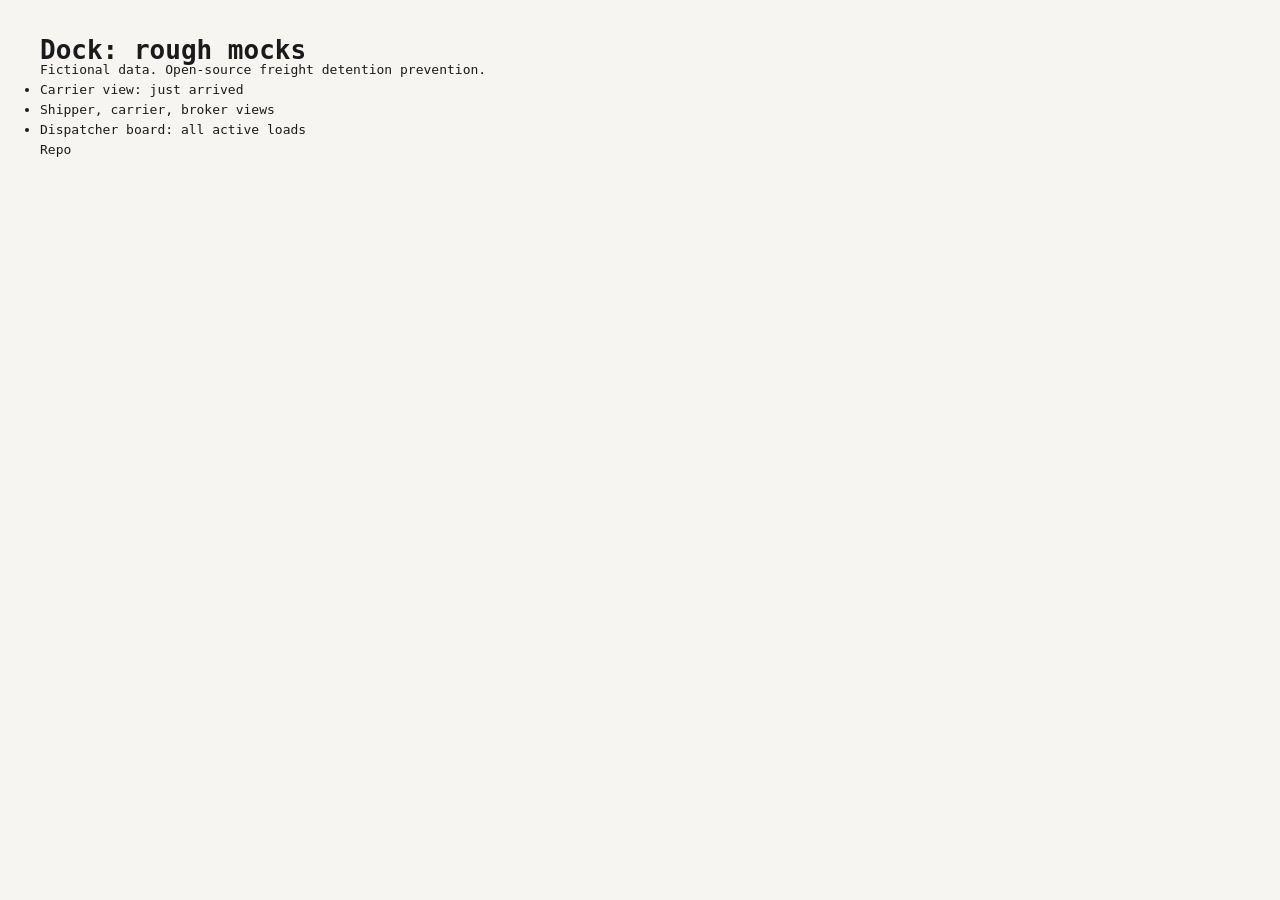
<file: site/index.html>
<!doctype html><html><head><meta charset="utf-8"><title>Dock mocks</title><link rel="stylesheet" href="base.css"></head>
<body style="padding:40px;font-family:monospace"><h1>Dock: rough mocks</h1><p>Fictional data. Open-source freight detention prevention.</p>
<ul><li><a href="01-carrier-just-arrived.html">Carrier view: just arrived</a></li><li><a href="02-three-views.html">Shipper, carrier, broker views</a></li><li><a href="03-dispatcher-board.html">Dispatcher board: all active loads</a></li></ul>
<p><a href="https://github.com/Provisional9448/dock">Repo</a></p></body></html>
</file>
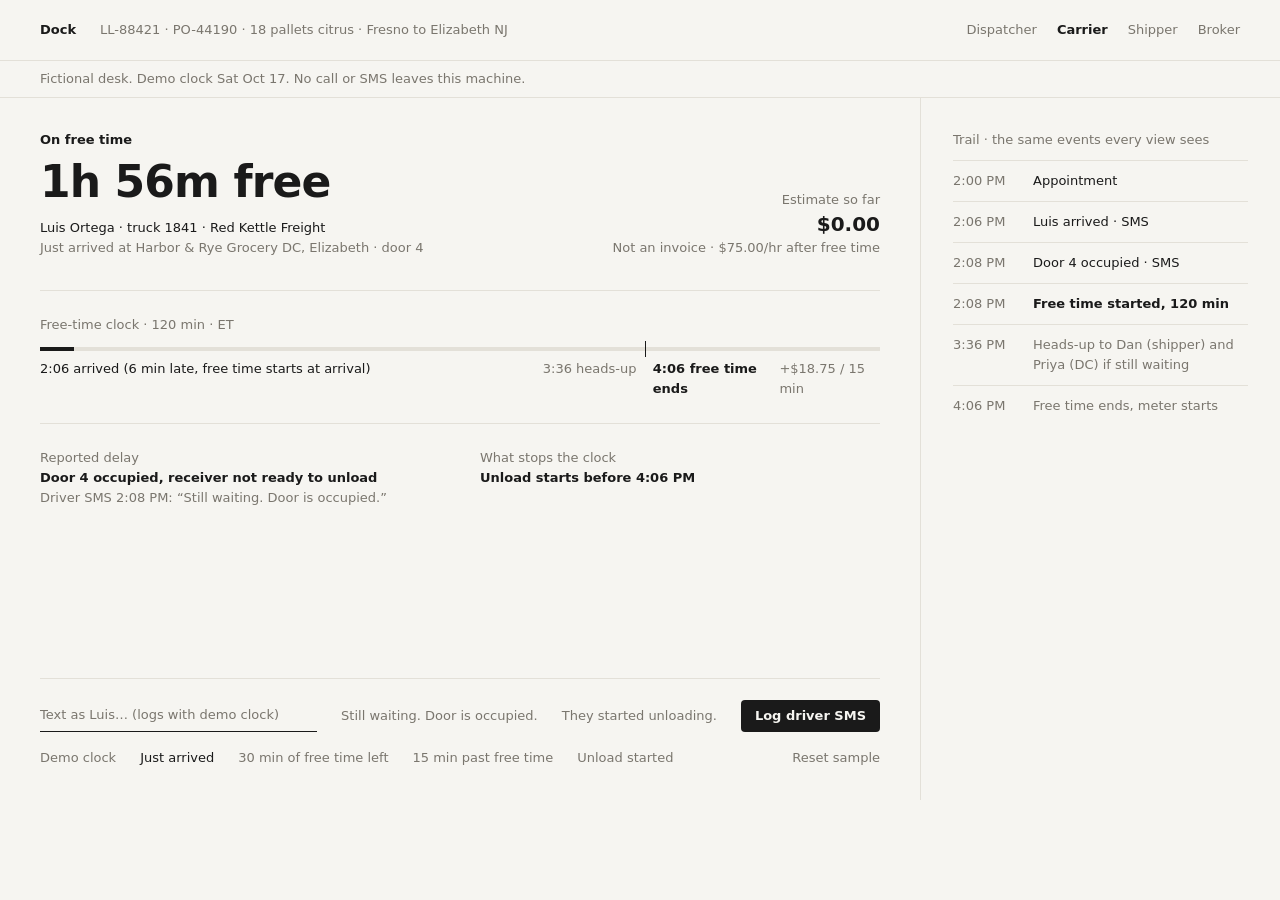
<file: site/01-carrier-just-arrived.html>
<!doctype html><html><head><meta charset="utf-8"><title>Dock · carrier</title><link rel="stylesheet" href="base.css"><style>
body{width:1280px;height:800px;overflow:hidden;display:flex;flex-direction:column}
.wrap{flex:1;display:grid;grid-template-columns:1fr 360px;min-height:0}
.main{padding:32px 40px;display:flex;flex-direction:column}
.side{border-left:1px solid var(--line);padding:32px 32px}
.row2{display:grid;grid-template-columns:1fr 1fr;column-gap:40px}
.blk{padding:24px 0}
.track{position:relative;height:4px;background:var(--line);margin:12px 0 8px}
.track i{position:absolute;left:0;top:0;bottom:0;width:4%;background:var(--ink)}
.track b{position:absolute;left:72%;top:-6px;width:1px;height:16px;background:var(--ink)}
.track u{position:absolute;left:72%;right:0;top:0;bottom:0;background:#EBCFCB}
.scale{display:grid;grid-template-columns:72% 1fr}
.ev{display:grid;grid-template-columns:64px 1fr;column-gap:16px;padding:10px 0;border-top:1px solid var(--line)}
.ev.future{color:var(--mute)}
.input{flex:1;border-bottom:1px solid var(--ink);padding:6px 0;color:var(--mute)}
</style></head><body>
<div class="top"><span class="p">Dock</span><span class="t">LL-88421 · PO-44190 · 18 pallets citrus · Fresno to Elizabeth NJ</span><span class="grow"></span>
<div class="tabs"><span>Dispatcher</span><span class="on">Carrier</span><span>Shipper</span><span>Broker</span></div></div>
<div class="note">Fictional desk. Demo clock Sat Oct 17. No call or SMS leaves this machine.</div>
<div class="wrap"><div class="main">
 <div class="row2">
  <div><div class="p">On free time</div><div class="xl" style="margin-top:8px">1h 56m free</div>
   <div class="s" style="margin-top:12px">Luis Ortega · truck 1841 · Red Kettle Freight</div>
   <div class="t">Just arrived at Harbor &amp; Rye Grocery DC, Elizabeth · door 4</div></div>
  <div style="text-align:right;align-self:end"><div class="t">Estimate so far</div><div class="l">$0.00</div><div class="t">Not an invoice · $75.00/hr after free time</div></div>
 </div>

 <div class="blk hair" style="margin-top:32px">
  <div class="t">Free-time clock · 120 min · ET</div>
  <div class="track"><i></i><b></b></div>
  <div class="scale"><div style="display:flex;justify-content:space-between"><span class="s">2:06 arrived (6 min late, free time starts at arrival)</span><span class="t">3:36 heads-up&nbsp;&nbsp;</span></div>
   <div style="display:flex;justify-content:space-between;padding-left:8px"><span class="p">4:06 free time ends</span><span class="t">+$18.75 / 15 min</span></div></div>
 </div>

 <div class="blk hair row2">
  <div><div class="t">Reported delay</div><div class="p">Door 4 occupied, receiver not ready to unload</div><div class="t">Driver SMS 2:08 PM: “Still waiting. Door is occupied.”</div></div>
  <div><div class="t">What stops the clock</div><div class="p">Unload starts before 4:06 PM</div></div>
 </div>

 <div style="margin-top:auto" class="hair">
  <div style="display:flex;gap:24px;align-items:center;padding-top:20px">
   <div class="input">Text as Luis… (logs with demo clock)</div>
   <span class="lnk">Still waiting. Door is occupied.</span><span class="lnk">They started unloading.</span><span class="btn">Log driver SMS</span></div>
  <div style="display:flex;gap:24px;padding-top:16px"><span class="t">Demo clock</span><span class="s">Just arrived</span><span class="t">30 min of free time left</span><span class="t">15 min past free time</span><span class="t">Unload started</span><span style="flex:1"></span><span class="t">Reset sample</span></div>
 </div>
</div>
<div class="side">
 <div class="t" style="padding-bottom:10px">Trail · the same events every view sees</div>
 <div class="ev"><span class="t">2:00 PM</span><span>Appointment</span></div>
 <div class="ev"><span class="t">2:06 PM</span><span>Luis arrived · SMS</span></div>
 <div class="ev"><span class="t">2:08 PM</span><span>Door 4 occupied · SMS</span></div>
 <div class="ev"><span class="t">2:08 PM</span><span class="p">Free time started, 120 min</span></div>
 <div class="ev future"><span>3:36 PM</span><span>Heads-up to Dan (shipper) and Priya (DC) if still waiting</span></div>
 <div class="ev future"><span>4:06 PM</span><span>Free time ends, meter starts</span></div>
</div></div></body></html>
</file>
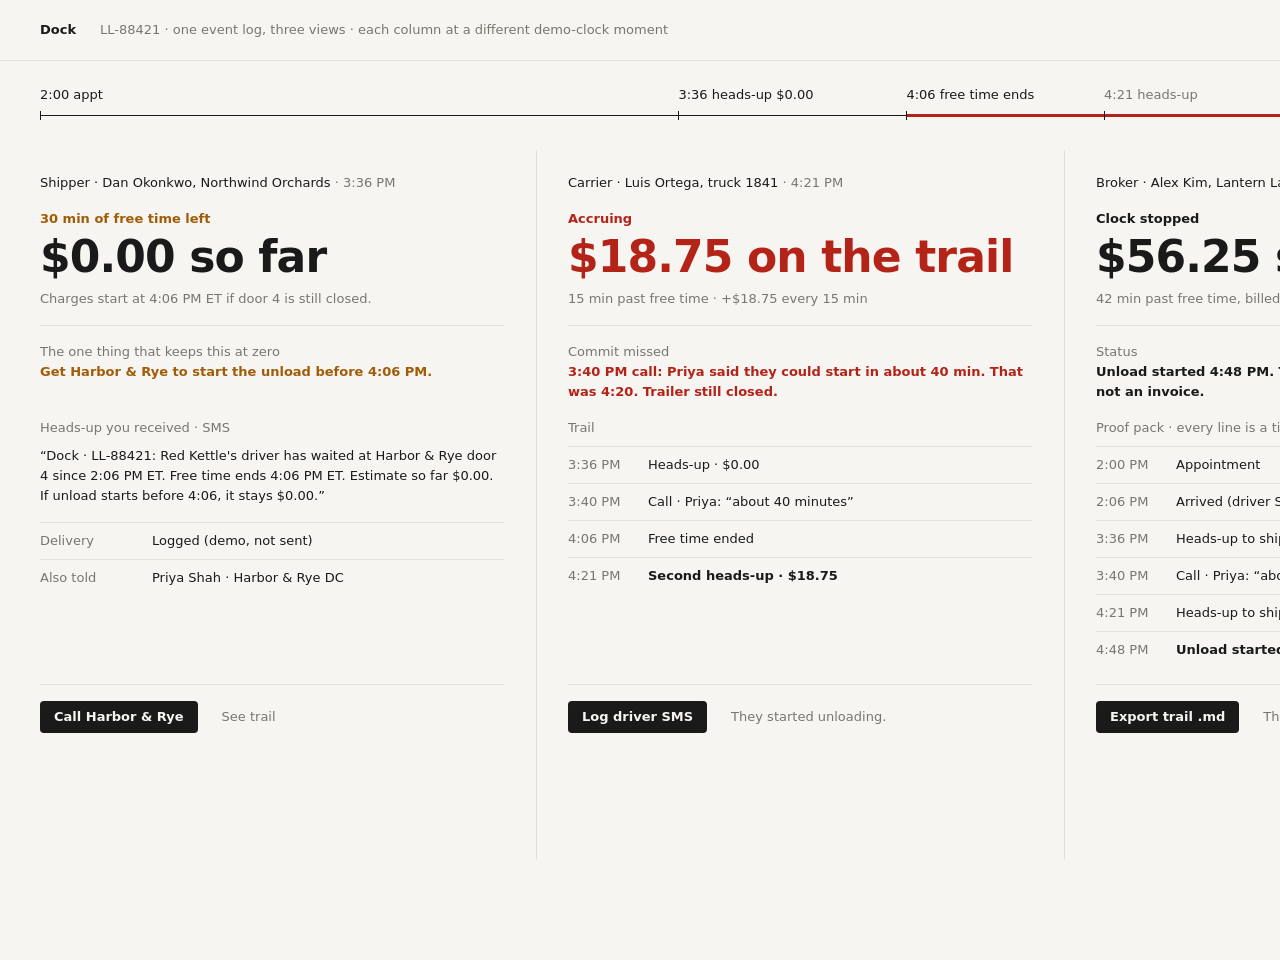
<file: site/02-three-views.html>
<!doctype html><html><head><meta charset="utf-8"><title>Dock · three views</title><link rel="stylesheet" href="base.css"><style>
body{width:1600px;height:960px;overflow:hidden}
.rail{position:relative;height:64px;margin:24px 40px 0}
.rail .ln{position:absolute;left:0;right:0;top:30px;height:1px;background:var(--ink)}
.rail .pay{position:absolute;left:57%;right:0;top:29px;height:3px;background:var(--red)}
.m{position:absolute;top:0;white-space:nowrap}
.m.lo{top:38px}
.m::after{content:"";position:absolute;left:0;top:26px;width:1px;height:9px;background:var(--ink)}
.m.lo::after{top:-12px}
.g{display:grid;grid-template-columns:repeat(3,1fr);column-gap:64px;padding:24px 40px 0}
.g>div{min-width:0}
.cell{padding-bottom:16px}
.list .r{display:grid;grid-template-columns:64px 1fr;column-gap:16px;padding:8px 0;border-top:1px solid var(--line)}
.kv{display:grid;grid-template-columns:96px 1fr;column-gap:16px;padding:8px 0;border-top:1px solid var(--line)}
.vline{position:absolute;top:150px;bottom:40px;width:1px;background:var(--line)}
</style></head><body>
<div class="top"><span class="p">Dock</span><span class="t">LL-88421 · one event log, three views · each column at a different demo-clock moment</span><span class="grow"></span><span class="t">Fictional data</span></div>
<div class="rail"><div class="ln"></div><div class="pay"></div>
 <span class="m s" style="left:0">2:00 appt</span>
 <span class="m s" style="left:42%">3:36 heads-up $0.00</span>
 <span class="m s" style="left:57%">4:06 free time ends</span>
 <span class="m t" style="left:70%">4:21 heads-up</span>
 <span class="m s" style="left:90%">4:48 unload started</span>
</div>
<div class="g">
 <!-- row: who -->
 <div class="cell"><span class="s">Shipper · Dan Okonkwo, Northwind Orchards</span> <span class="t">· 3:36 PM</span></div>
 <div class="cell"><span class="s">Carrier · Luis Ortega, truck 1841</span> <span class="t">· 4:21 PM</span></div>
 <div class="cell"><span class="s">Broker · Alex Kim, Lantern Lane</span> <span class="t">· 4:48 PM</span></div>
 <!-- row: status -->
 <div class="p amber">30 min of free time left</div>
 <div class="p red">Accruing</div>
 <div class="p">Clock stopped</div>
 <!-- row: headline -->
 <div class="xl" style="padding-top:4px">$0.00 so far</div>
 <div class="xl red" style="padding-top:4px">$18.75 on the trail</div>
 <div class="xl" style="padding-top:4px">$56.25 supported</div>
 <!-- row: sub -->
 <div class="t cell" style="padding-top:8px">Charges start at 4:06 PM ET if door 4 is still closed.</div>
 <div class="t cell" style="padding-top:8px">15 min past free time · +$18.75 every 15 min</div>
 <div class="t cell" style="padding-top:8px">42 min past free time, billed as 45 · 45 / 60 × $75.00 = $56.25</div>
 <!-- row: key note -->
 <div class="cell hair" style="padding-top:16px"><div class="t">The one thing that keeps this at zero</div><div class="p amber">Get Harbor &amp; Rye to start the unload before 4:06 PM.</div></div>
 <div class="cell hair" style="padding-top:16px"><div class="t">Commit missed</div><div class="p red">3:40 PM call: Priya said they could start in about 40 min. That was 4:20. Trailer still closed.</div></div>
 <div class="cell hair" style="padding-top:16px"><div class="t">Status</div><div class="p">Unload started 4:48 PM. The trail below is the proof. This is not an invoice.</div></div>
 <!-- row: list -->
 <div class="cell"><div class="t" style="padding-bottom:8px">Heads-up you received · SMS</div>
  <div class="s" style="padding-bottom:16px">“Dock · LL-88421: Red Kettle's driver has waited at Harbor &amp; Rye door 4 since 2:06 PM ET. Free time ends 4:06 PM ET. Estimate so far $0.00. If unload starts before 4:06, it stays $0.00.”</div>
  <div class="kv"><span class="t">Delivery</span><span class="s">Logged (demo, not sent)</span></div>
  <div class="kv"><span class="t">Also told</span><span class="s">Priya Shah · Harbor &amp; Rye DC</span></div></div>
 <div class="cell list"><div class="t" style="padding-bottom:8px">Trail</div>
  <div class="r"><span class="t">3:36 PM</span><span class="s">Heads-up · $0.00</span></div>
  <div class="r"><span class="t">3:40 PM</span><span class="s">Call · Priya: “about 40 minutes”</span></div>
  <div class="r"><span class="t">4:06 PM</span><span class="s">Free time ended</span></div>
  <div class="r"><span class="t">4:21 PM</span><span class="p">Second heads-up · $18.75</span></div></div>
 <div class="cell list"><div class="t" style="padding-bottom:8px">Proof pack · every line is a timestamped event</div>
  <div class="r"><span class="t">2:00 PM</span><span class="s">Appointment</span></div>
  <div class="r"><span class="t">2:06 PM</span><span class="s">Arrived (driver SMS)</span></div>
  <div class="r"><span class="t">3:36 PM</span><span class="s">Heads-up to shipper and DC · $0.00</span></div>
  <div class="r"><span class="t">3:40 PM</span><span class="s">Call · Priya: “about 40 minutes”</span></div>
  <div class="r"><span class="t">4:21 PM</span><span class="s">Heads-up to shipper and DC · $18.75</span></div>
  <div class="r"><span class="t">4:48 PM</span><span class="p">Unload started · clock stopped</span></div></div>
 <!-- row: actions -->
 <div class="hair" style="padding-top:16px;display:flex;gap:24px;align-items:center"><span class="btn">Call Harbor &amp; Rye</span><span class="lnk">See trail</span></div>
 <div class="hair" style="padding-top:16px;display:flex;gap:24px;align-items:center"><span class="btn">Log driver SMS</span><span class="lnk">They started unloading.</span></div>
 <div class="hair" style="padding-top:16px;display:flex;gap:24px;align-items:center"><span class="btn">Export trail .md</span><span class="t">This is not an invoice.</span></div>
</div>
<div class="vline" style="left:calc(40px + (1520px - 128px)/3 + 32px)"></div>
<div class="vline" style="left:calc(40px + 2*(1520px - 128px)/3 + 96px)"></div>
</body></html>
</file>
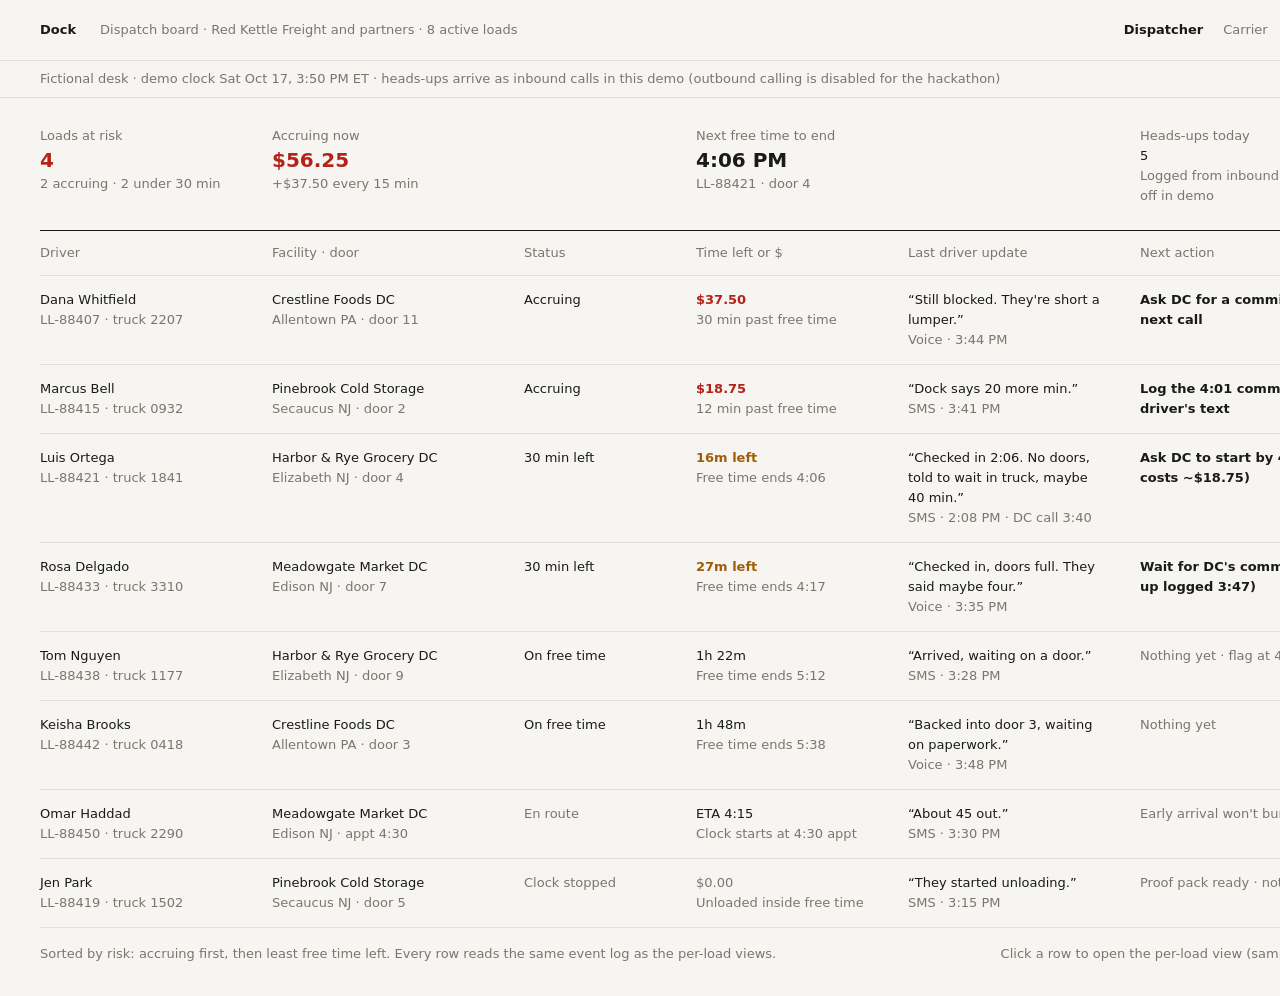
<file: site/03-dispatcher-board.html>
<!doctype html><html><head><meta charset="utf-8"><title>Dock · dispatcher board</title><link rel="stylesheet" href="base.css"><style>
body{width:1440px;min-height:900px}
.cols{display:grid;grid-template-columns:200px 220px 140px 180px 1fr 260px;column-gap:32px}
.kpis{padding:28px 40px 24px}
.board{padding:0 40px 32px}
.head{padding:12px 0;border-top:1px solid var(--ink);border-bottom:1px solid var(--line)}
.row{padding:14px 0;border-bottom:1px solid var(--line);align-items:start}
.row:hover{background:#EFEDE7}
.foot{display:flex;justify-content:space-between;padding-top:16px}
</style></head><body>
<div class="top"><span class="p">Dock</span><span class="t">Dispatch board · Red Kettle Freight and partners · 8 active loads</span><span class="grow"></span>
<div class="tabs"><span class="on">Dispatcher</span><span>Carrier</span><span>Shipper</span><span>Broker</span></div></div>
<div class="note">Fictional desk · demo clock Sat Oct 17, 3:50 PM ET · heads-ups arrive as inbound calls in this demo (outbound calling is disabled for the hackathon)</div>
<div class="kpis cols">
 <div><div class="t">Loads at risk</div><div class="l red">4</div><div class="t">2 accruing · 2 under 30 min</div></div>
 <div><div class="t">Accruing now</div><div class="l red">$56.25</div><div class="t">+$37.50 every 15 min</div></div>
 <div></div>
 <div><div class="t">Next free time to end</div><div class="l">4:06 PM</div><div class="t">LL-88421 · door 4</div></div>
 <div></div>
 <div><div class="t">Heads-ups today</div><div class="s">5</div><div class="t">Logged from inbound calls · outbound off in demo</div></div>
</div>
<div class="board">
<div class="head cols t"><span>Driver</span><span>Facility · door</span><span>Status</span><span>Time left or $</span><span>Last driver update</span><span>Next action</span></div>
<a class="row cols" href="02-three-views.html">
 <div><div class="s">Dana Whitfield</div><div class="t">LL-88407 · truck 2207</div></div>
 <div><div class="s">Crestline Foods DC</div><div class="t">Allentown PA · door 11</div></div>
 <div class="s">Accruing</div>
 <div><div class="p red">$37.50</div><div class="t">30 min past free time</div></div>
 <div><div class="s">“Still blocked. They're short a lumper.”</div><div class="t">Voice · 3:44 PM</div></div>
 <div class="p">Ask DC for a commit time on its next call</div>
</a>
<a class="row cols" href="02-three-views.html">
 <div><div class="s">Marcus Bell</div><div class="t">LL-88415 · truck 0932</div></div>
 <div><div class="s">Pinebrook Cold Storage</div><div class="t">Secaucus NJ · door 2</div></div>
 <div class="s">Accruing</div>
 <div><div class="p red">$18.75</div><div class="t">12 min past free time</div></div>
 <div><div class="s">“Dock says 20 more min.”</div><div class="t">SMS · 3:41 PM</div></div>
 <div class="p">Log the 4:01 commit from the driver's text</div>
</a>
<a class="row cols" href="01-carrier-just-arrived.html">
 <div><div class="s">Luis Ortega</div><div class="t">LL-88421 · truck 1841</div></div>
 <div><div class="s">Harbor &amp; Rye Grocery DC</div><div class="t">Elizabeth NJ · door 4</div></div>
 <div class="s">30 min left</div>
 <div><div class="p amber">16m left</div><div class="t">Free time ends 4:06</div></div>
 <div><div class="s">“Checked in 2:06. No doors, told to wait in truck, maybe 40 min.”</div><div class="t">SMS · 2:08 PM · DC call 3:40</div></div>
 <div class="p">Ask DC to start by 4:06 (their 4:20 costs ~$18.75)</div>
</a>
<a class="row cols" href="02-three-views.html">
 <div><div class="s">Rosa Delgado</div><div class="t">LL-88433 · truck 3310</div></div>
 <div><div class="s">Meadowgate Market DC</div><div class="t">Edison NJ · door 7</div></div>
 <div class="s">30 min left</div>
 <div><div class="p amber">27m left</div><div class="t">Free time ends 4:17</div></div>
 <div><div class="s">“Checked in, doors full. They said maybe four.”</div><div class="t">Voice · 3:35 PM</div></div>
 <div class="p">Wait for DC's commit time (heads-up logged 3:47)</div>
</a>
<a class="row cols" href="02-three-views.html">
 <div><div class="s">Tom Nguyen</div><div class="t">LL-88438 · truck 1177</div></div>
 <div><div class="s">Harbor &amp; Rye Grocery DC</div><div class="t">Elizabeth NJ · door 9</div></div>
 <div class="s">On free time</div>
 <div><div class="s">1h 22m</div><div class="t">Free time ends 5:12</div></div>
 <div><div class="s">“Arrived, waiting on a door.”</div><div class="t">SMS · 3:28 PM</div></div>
 <div class="t">Nothing yet · flag at 4:42 if still waiting</div>
</a>
<a class="row cols" href="02-three-views.html">
 <div><div class="s">Keisha Brooks</div><div class="t">LL-88442 · truck 0418</div></div>
 <div><div class="s">Crestline Foods DC</div><div class="t">Allentown PA · door 3</div></div>
 <div class="s">On free time</div>
 <div><div class="s">1h 48m</div><div class="t">Free time ends 5:38</div></div>
 <div><div class="s">“Backed into door 3, waiting on paperwork.”</div><div class="t">Voice · 3:48 PM</div></div>
 <div class="t">Nothing yet</div>
</a>
<a class="row cols" href="02-three-views.html">
 <div><div class="s">Omar Haddad</div><div class="t">LL-88450 · truck 2290</div></div>
 <div><div class="s">Meadowgate Market DC</div><div class="t">Edison NJ · appt 4:30</div></div>
 <div class="t">En route</div>
 <div><div class="s">ETA 4:15</div><div class="t">Clock starts at 4:30 appt</div></div>
 <div><div class="s">“About 45 out.”</div><div class="t">SMS · 3:30 PM</div></div>
 <div class="t">Early arrival won't burn free time</div>
</a>
<a class="row cols" href="02-three-views.html">
 <div><div class="s">Jen Park</div><div class="t">LL-88419 · truck 1502</div></div>
 <div><div class="s">Pinebrook Cold Storage</div><div class="t">Secaucus NJ · door 5</div></div>
 <div class="t">Clock stopped</div>
 <div><div class="t">$0.00</div><div class="t">Unloaded inside free time</div></div>
 <div><div class="s">“They started unloading.”</div><div class="t">SMS · 3:15 PM</div></div>
 <div class="t">Proof pack ready · not an invoice</div>
</a>
<div class="foot"><span class="t">Sorted by risk: accruing first, then least free time left. Every row reads the same event log as the per-load views.</span><span class="t">Click a row to open the per-load view (sample load LL-88421)</span></div>
</div></body></html>
</file>
<file: site/base.css>
/* Dock mocks: one family, hierarchy by weight. Sizes: 13 / 20 / 44. Color only for risk. */
:root{--ink:#1A1A1A;--mute:#7A766E;--line:#E3E0D8;--bg:#F6F5F1;--red:#B42318;--amber:#A15C07}
*{box-sizing:border-box;margin:0;padding:0}
body{background:var(--bg);color:var(--ink);font-family:"IBM Plex Sans",system-ui,sans-serif;font-size:13px;line-height:20px;font-weight:400;font-variant-numeric:tabular-nums}
a{color:inherit;text-decoration:none}
.p{font-weight:600}            /* primary */
.s{font-weight:400}            /* secondary */
.t{font-weight:400;color:var(--mute)} /* tertiary */
.xl{font-size:44px;line-height:48px;letter-spacing:-.02em;font-weight:600}
.l{font-size:20px;line-height:28px;font-weight:600}
.red{color:var(--red)}.amber{color:var(--amber)}
.hair{border-top:1px solid var(--line)}
.top{display:flex;align-items:baseline;gap:24px;padding:20px 40px;border-bottom:1px solid var(--line)}
.top .grow{flex:1}
.tabs{display:flex;gap:20px}
.tabs span{color:var(--mute)}
.tabs .on{color:var(--ink);font-weight:600}
.note{padding:8px 40px;color:var(--mute);border-bottom:1px solid var(--line)}
.btn{display:inline-block;padding:6px 14px;border-radius:4px;background:var(--ink);color:var(--bg);font-weight:600}
.lnk{color:var(--mute)}
</file>
